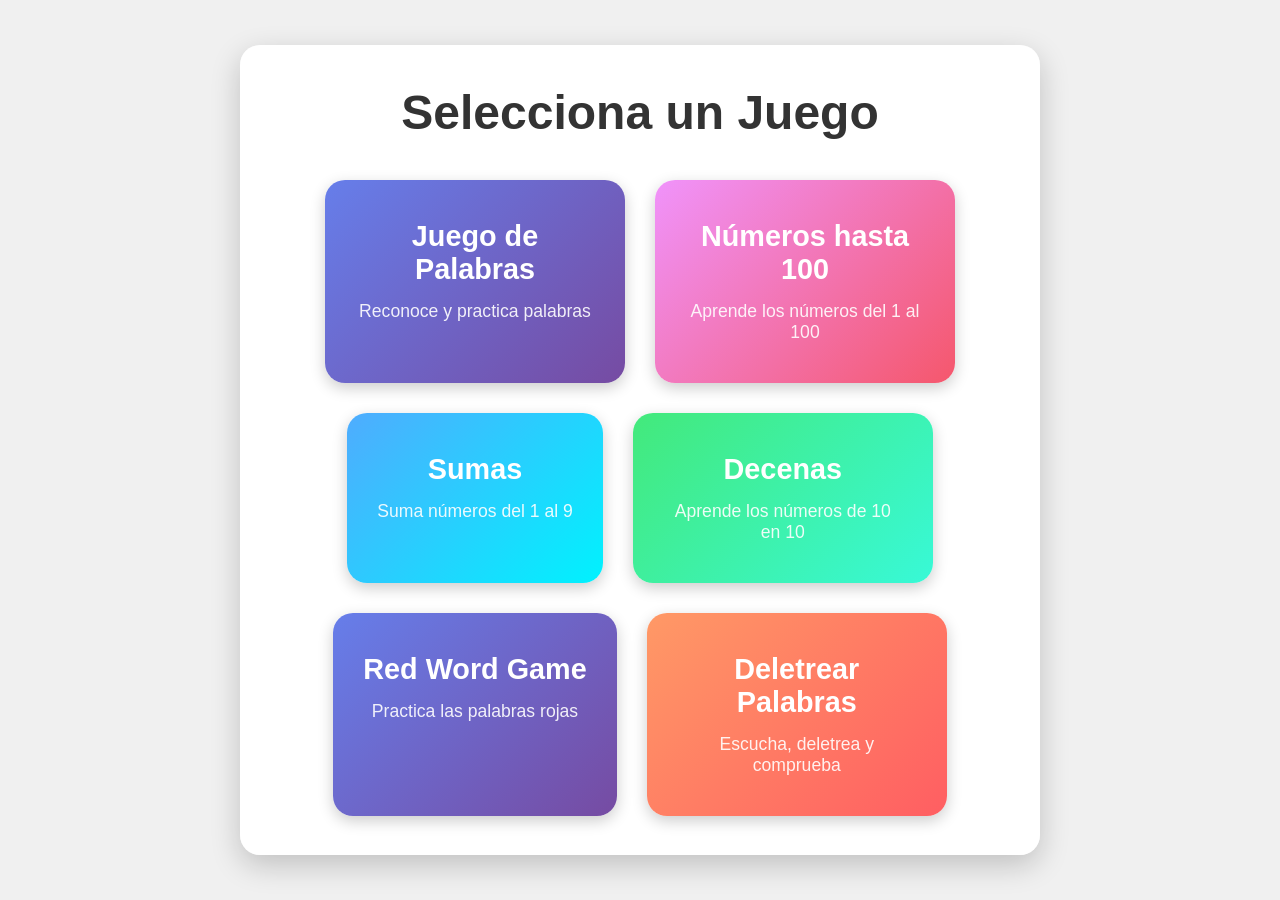
<file: index.html>
<!DOCTYPE html>
<html lang="es">
  <head>
    <meta charset="UTF-8" />
    <meta name="viewport" content="width=device-width, initial-scale=1.0" />
    <title>Juego de Reconocimiento de Palabras</title>
    <link rel="stylesheet" href="styles.css" />
  </head>
  <body>
    <div id="game-container">
      <!-- Pantalla de Selección de Juego -->
      <div id="selection-screen" class="screen active">
        <h1>Selecciona un Juego</h1>
        <div class="game-selection">
          <a href="word-game.html" class="game-card">
            <h2>Juego de Palabras</h2>
            <p>Reconoce y practica palabras</p>
          </a>
          <a href="numbers-game.html" class="game-card">
            <h2>Números hasta 100</h2>
            <p>Aprende los números del 1 al 100</p>
          </a>
          <a href="sumas-game.html" class="game-card">
            <h2>Sumas</h2>
            <p>Suma números del 1 al 9</p>
          </a>
          <a href="decenas-game.html" class="game-card">
            <h2>Decenas</h2>
            <p>Aprende los números de 10 en 10</p>
          </a>
          <a href="red-word-game.html" class="game-card">
            <h2>Red Word Game</h2>
            <p>Practica las palabras rojas</p>
          </a>
          <a href="spelling-game.html" class="game-card spelling-card">
            <h2>Deletrear Palabras</h2>
            <p>Escucha, deletrea y comprueba</p>
          </a>
        </div>
      </div>
    </div>
  </body>
</html>
</file>
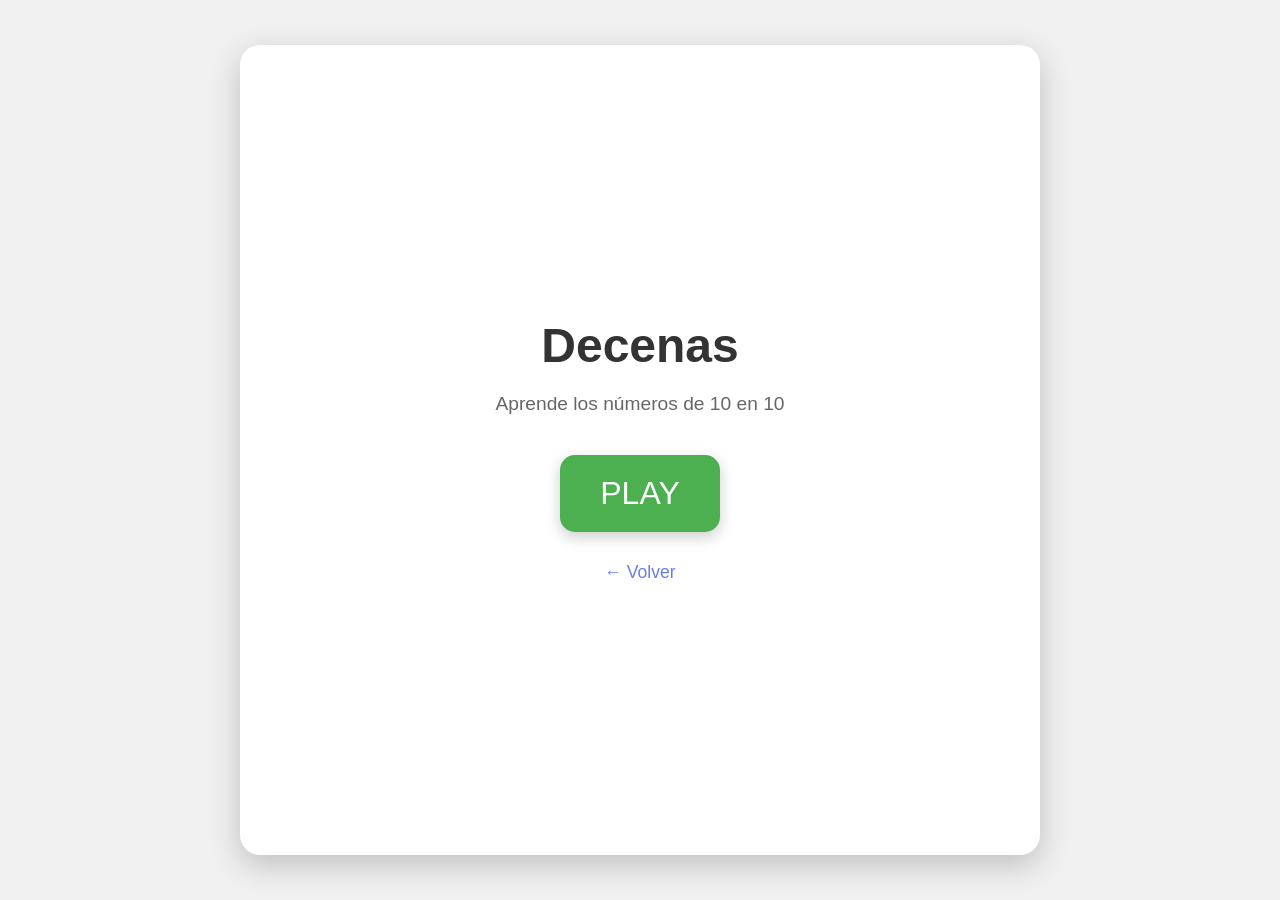
<file: decenas-game.html>
<!DOCTYPE html>
<html lang="es">
  <head>
    <meta charset="UTF-8" />
    <meta name="viewport" content="width=device-width, initial-scale=1.0" />
    <title>Decenas</title>
    <link rel="stylesheet" href="styles.css" />
  </head>
  <body>
    <div id="game-container">
      <!-- Pantalla de Inicio -->
      <div id="start-screen" class="screen active">
        <h1>Decenas</h1>
        <p>Aprende los números de 10 en 10</p>
        <button id="play-btn" class="btn-large">PLAY</button>
        <a href="index.html" class="back-link">← Volver</a>
      </div>

      <!-- Pantalla del Juego -->
      <div id="game-screen" class="screen">
        <div id="number-display">
          <span id="current-number"></span>
          <input type="number" id="number-input" class="suma-input" placeholder="?" style="display:none" />
        </div>
        <div id="game-controls">
          <button id="correct-btn" class="control-btn green-btn">✓</button>
          <button id="incorrect-btn" class="control-btn red-btn">✗</button>
        </div>
      </div>

      <!-- Pantalla de Finalización -->
      <div id="finish-screen" class="screen">
        <h1>¡FINISH!</h1>
        <p>¡Has practicado todas las decenas!</p>
        <button id="play-again-btn" class="btn-large">PLAY AGAIN</button>
        <a href="index.html" class="back-link">← Volver</a>
      </div>
    </div>

    <script src="decenas-game.js"></script>
  </body>
</html>
</file>
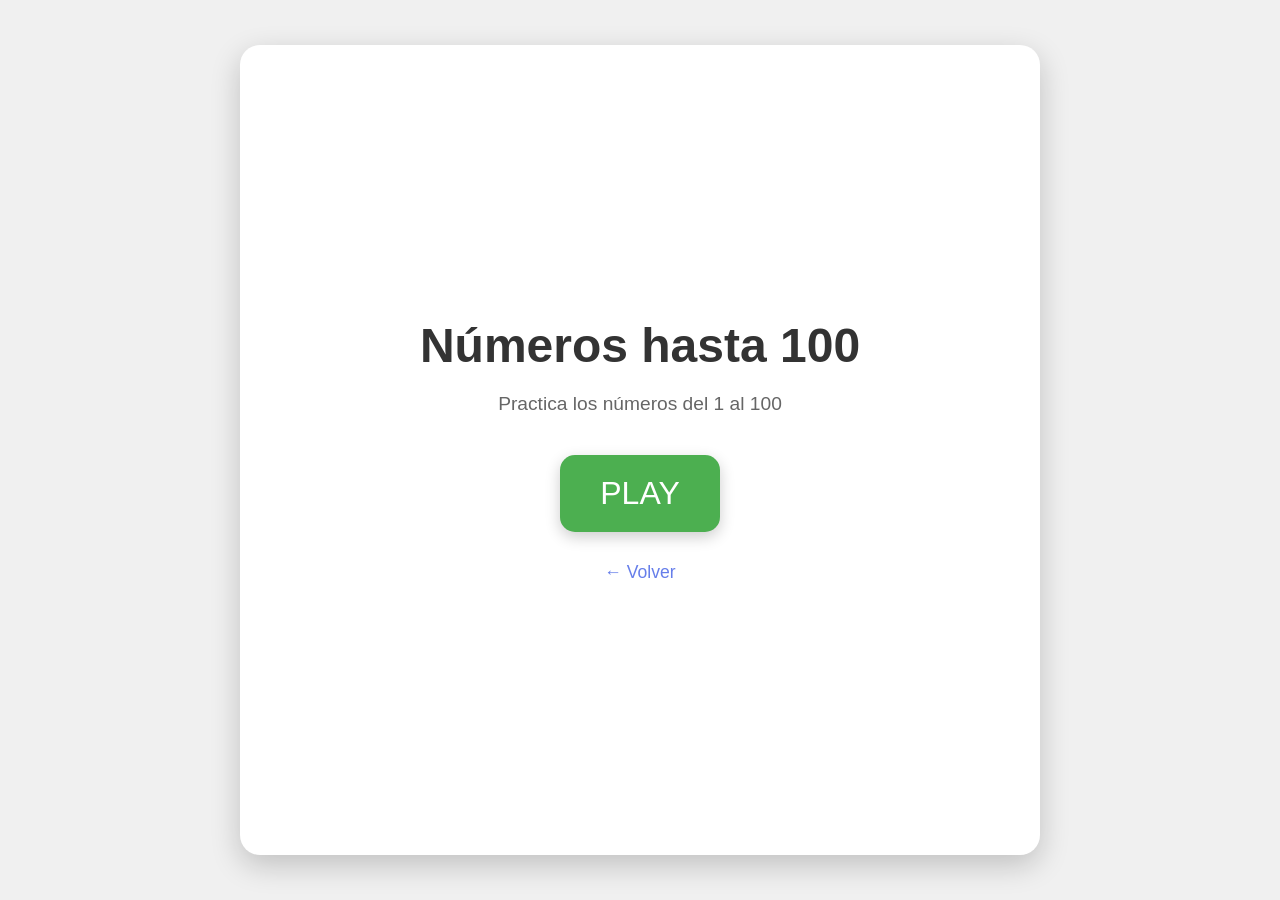
<file: numbers-game.html>
<!DOCTYPE html>
<html lang="es">
  <head>
    <meta charset="UTF-8" />
    <meta name="viewport" content="width=device-width, initial-scale=1.0" />
    <title>Números hasta 100</title>
    <link rel="stylesheet" href="styles.css" />
  </head>
  <body>
    <div id="game-container">
      <!-- Pantalla de Inicio -->
      <div id="start-screen" class="screen active">
        <h1>Números hasta 100</h1>
        <p>Practica los números del 1 al 100</p>
        <button id="play-btn" class="btn-large">PLAY</button>
        <a href="index.html" class="back-link">← Volver</a>
      </div>

      <!-- Pantalla del Juego -->
      <div id="game-screen" class="screen">
        <div id="number-display">
          <span id="current-number"></span>
          <input type="number" id="number-input" class="number-input" placeholder="?" />
        </div>

        <div id="game-controls">
          <button id="correct-btn" class="control-btn green-btn">✓</button>
          <button id="incorrect-btn" class="control-btn red-btn">✗</button>
        </div>
      </div>

      <!-- Pantalla de Finalización -->
      <div id="finish-screen" class="screen">
        <h1>¡FINISH!</h1>
        <p>¡Has llegado hasta 100!</p>
        <button id="play-again-btn" class="btn-large">PLAY AGAIN</button>
        <a href="index.html" class="back-link">← Volver</a>
      </div>
    </div>

    <script src="numbers-game.js"></script>
  </body>
</html>
</file>
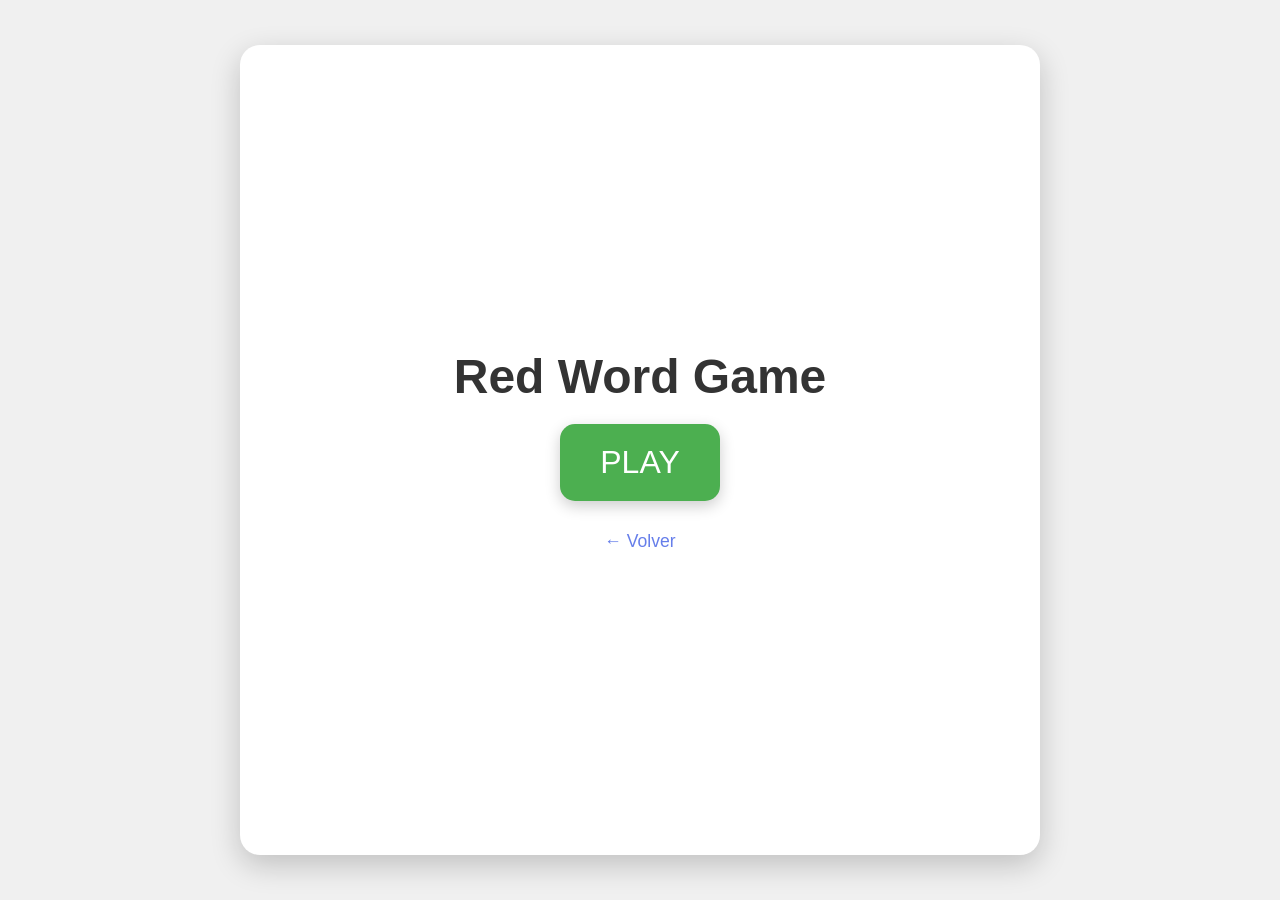
<file: red-word-game.html>
<!DOCTYPE html>
<html lang="es">
  <head>
    <meta charset="UTF-8" />
    <meta name="viewport" content="width=device-width, initial-scale=1.0" />
    <title>Red Word Game</title>
    <link rel="stylesheet" href="styles.css" />
  </head>
  <body>
    <div id="game-container">
      <!-- Pantalla de Inicio -->
      <div id="start-screen" class="screen active">
        <h1>Red Word Game</h1>
        <button id="play-btn" class="btn-large">PLAY</button>
        <a href="index.html" class="back-link">← Volver</a>
      </div>

      <!-- Pantalla del Juego -->
      <div id="game-screen" class="screen">
        <div id="word-display">
          <span id="current-word"></span>
        </div>

        <div id="listen-control">
          <button id="listen-btn" class="control-btn listen-btn">🔊</button>
        </div>

        <div id="game-controls">
          <button id="correct-btn" class="control-btn green-btn">✓</button>
          <button id="incorrect-btn" class="control-btn red-btn">✗</button>
        </div>
      </div>

      <!-- Pantalla de Finalización -->
      <div id="finish-screen" class="screen">
        <h1>¡FINISH!</h1>
        <p>¡Has completado todas las palabras!</p>
        <button id="play-again-btn" class="btn-large">PLAY AGAIN</button>
        <a href="index.html" class="back-link">← Volver</a>
      </div>
    </div>

    <script src="red-word-game.js"></script>
  </body>
</html>
</file>
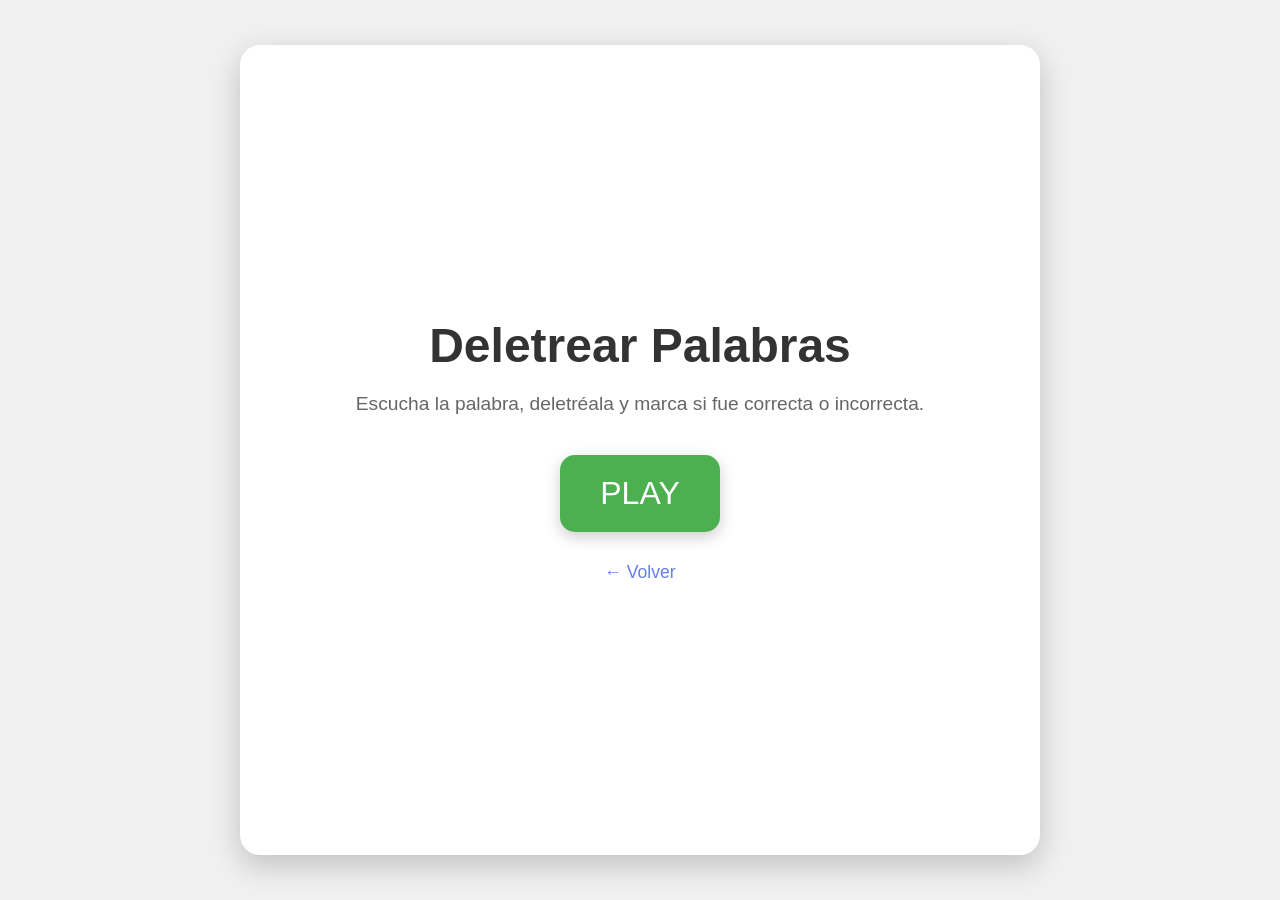
<file: spelling-game.html>
<!DOCTYPE html>
<html lang="es">
  <head>
    <meta charset="UTF-8" />
    <meta name="viewport" content="width=device-width, initial-scale=1.0" />
    <title>Deletrear Palabras</title>
    <link rel="stylesheet" href="styles.css" />
  </head>
  <body>
    <main id="game-container">
      <section id="start-screen" class="screen active">
        <h1>Deletrear Palabras</h1>
        <p>Escucha la palabra, deletréala y marca si fue correcta o incorrecta.</p>
        <button id="play-btn" class="btn-large">PLAY</button>
        <a href="index.html" class="back-link">← Volver</a>
      </section>

      <section id="game-screen" class="screen spelling-screen">
        <p id="progress" class="spelling-progress"></p>
        <p id="instruction" class="spelling-instruction">Escucha y deletrea la palabra</p>
        <button id="listen-btn" class="control-btn spelling-listen-btn" aria-label="Escuchar la palabra otra vez">🔊</button>
        <div id="spelling-answer" class="spelling-answer" aria-live="polite"></div>
        <div id="spelling-controls" class="spelling-controls">
          <button id="correct-btn" class="control-btn green-btn" aria-label="Correcto">✓</button>
          <button id="incorrect-btn" class="control-btn red-btn" aria-label="Incorrecto">✗</button>
        </div>
      </section>

      <section id="finish-screen" class="screen">
        <h1>¡FINISH!</h1>
        <p>¡Has deletreado todas las palabras!</p>
        <button id="play-again-btn" class="btn-large">PLAY AGAIN</button>
        <a href="index.html" class="back-link">← Volver</a>
      </section>
    </main>

    <script src="spelling-game.js"></script>
  </body>
</html>
</file>
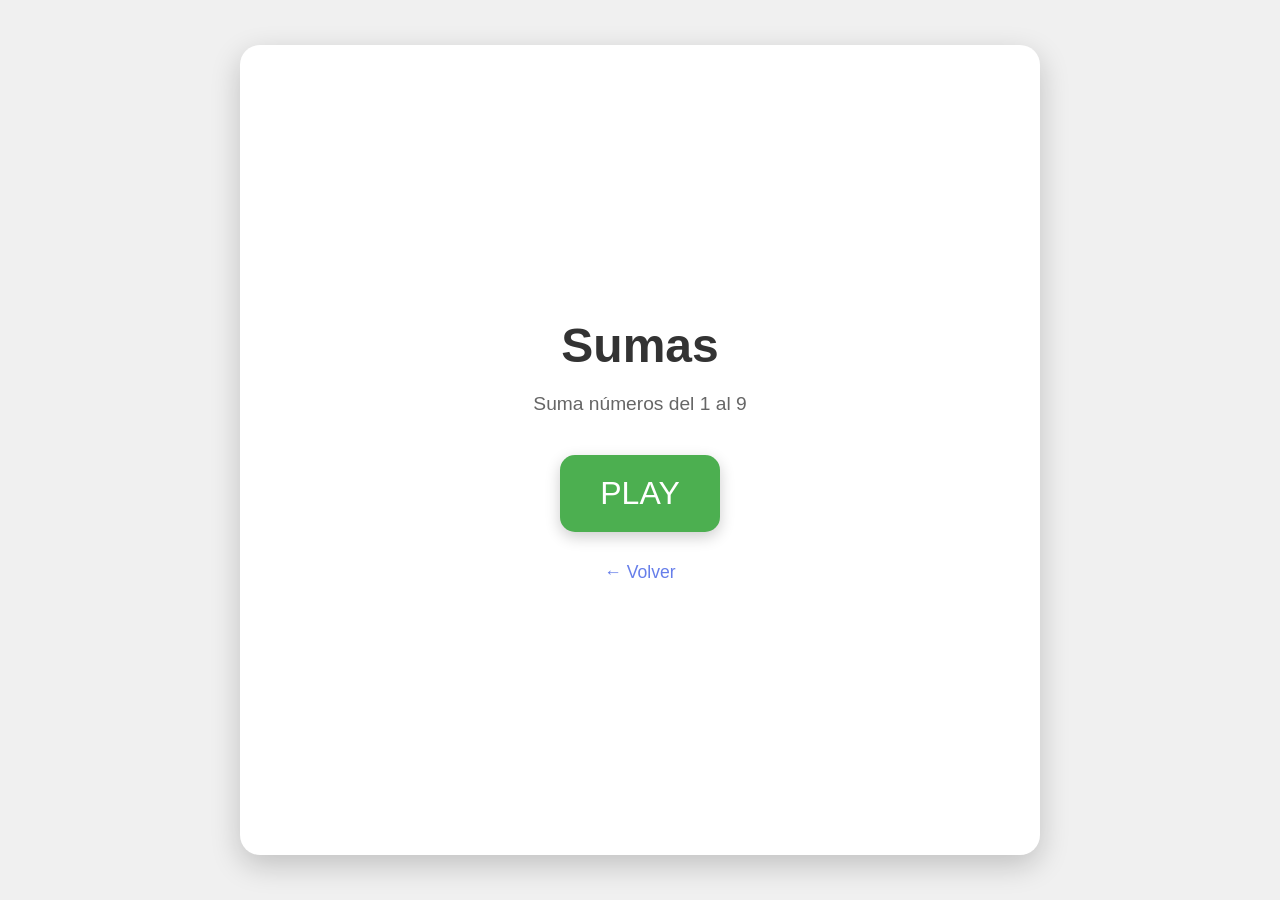
<file: sumas-game.html>
<!DOCTYPE html>
<html lang="es">
  <head>
    <meta charset="UTF-8" />
    <meta name="viewport" content="width=device-width, initial-scale=1.0" />
    <title>Sumas de 1 Dígito</title>
    <link rel="stylesheet" href="styles.css" />
  </head>
  <body>
    <div id="game-container">
      <!-- Pantalla de Inicio -->
      <div id="start-screen" class="screen active">
        <h1>Sumas</h1>
        <p>Suma números del 1 al 9</p>
        <button id="play-btn" class="btn-large">PLAY</button>
        <a href="index.html" class="back-link">← Volver</a>
      </div>

      <!-- Pantalla del Juego -->
      <div id="game-screen" class="screen">
        <div id="suma-display">
          <span id="suma-text"></span>
          <input type="number" id="suma-input" class="suma-input" placeholder="?" min="0" max="18" />
        </div>
        <div id="game-controls">
          <button id="check-btn" class="control-btn green-btn">✓</button>
          <button id="wrong-btn" class="control-btn red-btn">✗</button>
        </div>
      </div>

      <!-- Pantalla de Finalización -->
      <div id="finish-screen" class="screen">
        <h1>¡FINISH!</h1>
        <p id="finish-score"></p>
        <button id="play-again-btn" class="btn-large">PLAY AGAIN</button>
        <a href="index.html" class="back-link">← Volver</a>
      </div>
    </div>

    <script src="sumas-game.js"></script>
  </body>
</html>
</file>
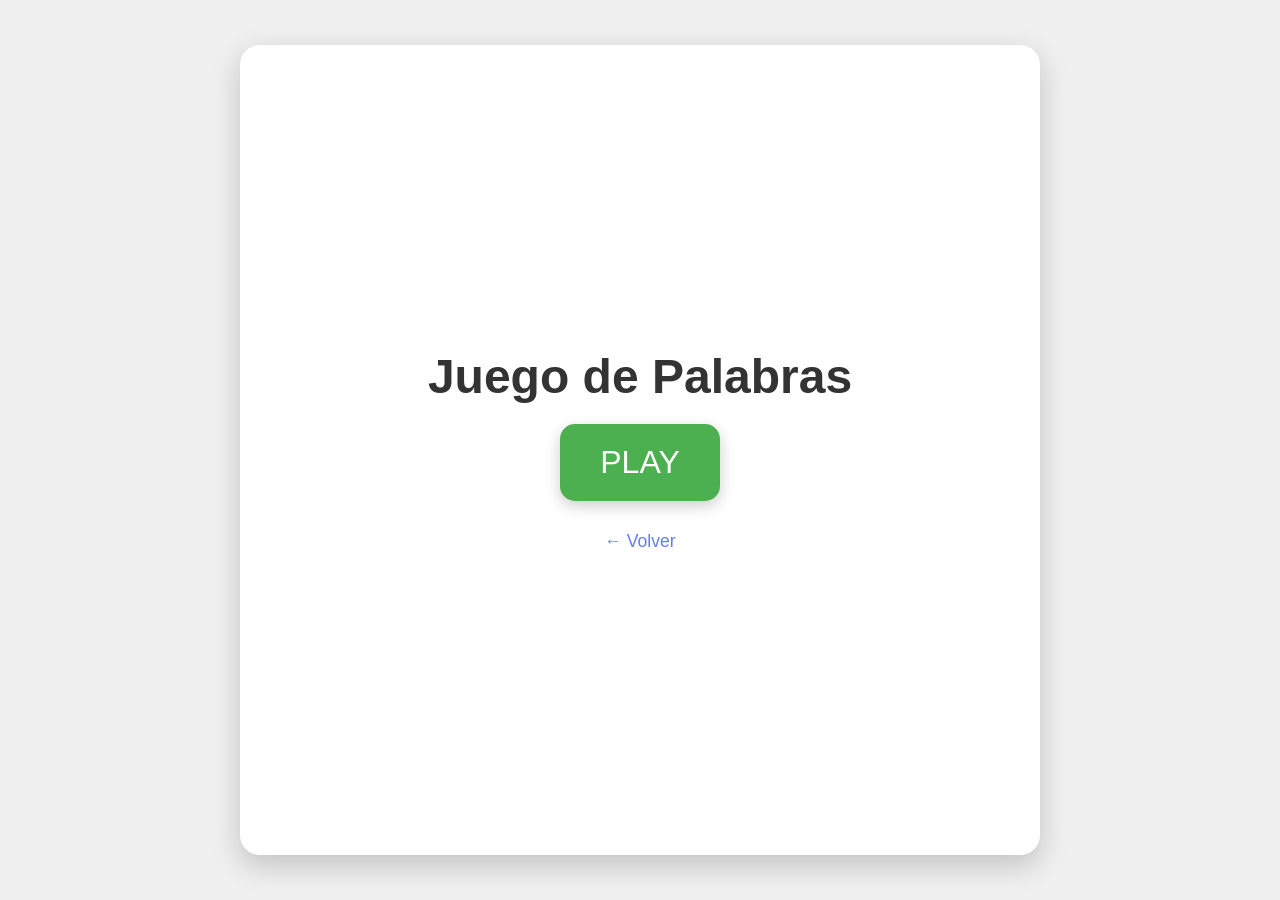
<file: word-game.html>
<!DOCTYPE html>
<html lang="es">
  <head>
    <meta charset="UTF-8" />
    <meta name="viewport" content="width=device-width, initial-scale=1.0" />
    <title>Juego de Palabras</title>
    <link rel="stylesheet" href="styles.css" />
  </head>
  <body>
    <div id="game-container">
      <!-- Pantalla de Inicio -->
      <div id="start-screen" class="screen active">
        <h1>Juego de Palabras</h1>
        <button id="play-btn" class="btn-large">PLAY</button>
        <a href="index.html" class="back-link">← Volver</a>
      </div>

      <!-- Pantalla del Juego -->
      <div id="game-screen" class="screen">
        <div id="word-display">
          <span id="current-word"></span>
        </div>

        <div id="listen-control">
          <button id="listen-btn" class="control-btn listen-btn">🔊</button>
        </div>

        <div id="game-controls">
          <button id="correct-btn" class="control-btn green-btn">✓</button>
          <button id="incorrect-btn" class="control-btn red-btn">✗</button>
        </div>
      </div>

      <!-- Pantalla de Finalización -->
      <div id="finish-screen" class="screen">
        <h1>¡FINISH!</h1>
        <p>¡Has completado todas las palabras!</p>
        <button id="play-again-btn" class="btn-large">PLAY AGAIN</button>
        <a href="index.html" class="back-link">← Volver</a>
      </div>
    </div>

    <script src="script.js"></script>
  </body>
</html>
</file>
<file: styles.css>
* {
    margin: 0;
    padding: 0;
    box-sizing: border-box;
}

body {
    font-family: 'Arial', sans-serif;
    background-color: #f0f0f0;
    height: 100vh;
    display: flex;
    justify-content: center;
    align-items: center;
    transition: background-color 0.5s ease;
}

#game-container {
    width: 90%;
    max-width: 800px;
    height: 90vh;
    background: white;
    border-radius: 20px;
    box-shadow: 0 10px 30px rgba(0, 0, 0, 0.2);
    overflow: auto;
    position: relative;
}

.screen {
    display: none;
    width: 100%;
    min-height: 100%;
    padding: 40px;
    text-align: center;
    flex-direction: column;
    justify-content: center;
    align-items: center;
}

.screen.active {
    display: flex;
}

/* Pantalla de Selección de Juego */
#selection-screen h1 {
    font-size: 3rem;
    color: #333;
    margin-bottom: 40px;
}

.game-selection {
    display: flex;
    gap: 30px;
    flex-wrap: wrap;
    justify-content: center;
    width: 100%;
}

.game-card {
    background: linear-gradient(135deg, #667eea 0%, #764ba2 100%);
    color: white;
    padding: 40px 30px;
    border-radius: 20px;
    min-width: 250px;
    max-width: 300px;
    text-decoration: none;
    transition: all 0.3s ease;
    box-shadow: 0 5px 15px rgba(0, 0, 0, 0.2);
    cursor: pointer;
}

.game-card:hover {
    transform: translateY(-5px);
    box-shadow: 0 10px 25px rgba(0, 0, 0, 0.3);
}

.game-card:nth-child(2) {
    background: linear-gradient(135deg, #f093fb 0%, #f5576c 100%);
}

.game-card:nth-child(3) {
    background: linear-gradient(135deg, #4facfe 0%, #00f2fe 100%);
}

.game-card:nth-child(4) {
    background: linear-gradient(135deg, #43e97b 0%, #38f9d7 100%);
}

.game-card.spelling-card {
    background: linear-gradient(135deg, #ff9966 0%, #ff5e62 100%);
}

.game-card h2 {
    font-size: 1.8rem;
    margin-bottom: 15px;
}

.game-card p {
    font-size: 1.1rem;
    opacity: 0.9;
}

/* Pantalla de Inicio */
#start-screen h1 {
    font-size: 3rem;
    color: #333;
    margin-bottom: 20px;
}

#start-screen p {
    font-size: 1.2rem;
    color: #666;
    margin-bottom: 40px;
}

.back-link {
    margin-top: 30px;
    color: #667eea;
    text-decoration: none;
    font-size: 1.1rem;
    transition: all 0.3s ease;
}

.back-link:hover {
    color: #764ba2;
    text-decoration: underline;
}

.btn-large {
    font-size: 2rem;
    padding: 20px 40px;
    background: #4CAF50;
    color: white;
    border: none;
    border-radius: 15px;
    cursor: pointer;
    transition: all 0.3s ease;
    box-shadow: 0 5px 15px rgba(0, 0, 0, 0.2);
}

.btn-large:hover {
    background: #45a049;
    transform: translateY(-2px);
    box-shadow: 0 7px 20px rgba(0, 0, 0, 0.3);
}

.btn-large:active {
    transform: translateY(0);
}

/* Pantalla del Juego */
#word-display {
    flex: 1;
    display: flex;
    justify-content: center;
    align-items: center;
    margin-bottom: 40px;
}

#current-word {
    font-size: 6rem;
    font-weight: bold;
    text-transform: lowercase;
    transition: all 0.3s ease;
}

.black-word {
    color: black;
}

.red-word {
    color: red;
}

#game-controls {
    display: flex;
    gap: 60px;
    justify-content: center;
    margin-bottom: 40px;
}

.control-btn {
    width: 120px;
    height: 120px;
    border: none;
    border-radius: 50%;
    font-size: 3rem;
    cursor: pointer;
    transition: all 0.3s ease;
    box-shadow: 0 5px 15px rgba(0, 0, 0, 0.2);
}

.green-btn {
    background: #4CAF50;
    color: white;
}

.green-btn:hover {
    background: #45a049;
    transform: scale(1.1);
}

.red-btn {
    background: #f44336;
    color: white;
}

.red-btn:hover {
    background: #da190b;
    transform: scale(1.1);
}

.control-btn:active {
    transform: scale(0.95);
}

/* Pantalla de Finalización */
#finish-screen h1 {
    font-size: 4rem;
    color: #4CAF50;
    margin-bottom: 20px;
}

#finish-screen p {
    font-size: 1.5rem;
    color: #666;
    margin-bottom: 40px;
}

/* Efectos de Retroalimentación */
.correct-feedback {
    background-color: #4CAF50 !important;
}

.incorrect-feedback {
    background-color: #f44336 !important;
}

.feedback-active {
    transition: background-color 0.1s ease;
}

/* Juego de Deletrear */
.spelling-screen {
    gap: 24px;
}

.spelling-instruction {
    color: #555;
    font-size: 1.35rem;
}

.spelling-progress {
    color: #777;
    font-size: 1.05rem;
    font-weight: bold;
}

.spelling-listen-btn {
    background: #667eea;
    color: white;
}

.spelling-listen-btn:hover {
    background: #526ad1;
    transform: scale(1.08);
}

.spelling-answer {
    min-height: 110px;
    font-size: 5rem;
    font-weight: bold;
    color: #222;
    text-transform: lowercase;
    display: flex;
    align-items: center;
}

.spelling-controls[hidden] {
    display: none;
}

.spelling-controls {
    display: flex;
    gap: 60px;
}

@media (max-width: 480px) {
    .spelling-answer { font-size: 3.5rem; }
    .spelling-controls { gap: 30px; }
}

/* Juego de Sumas */
#suma-display {
    flex: 1;
    display: flex;
    flex-direction: column;
    justify-content: center;
    align-items: center;
    gap: 30px;
    margin-bottom: 40px;
}

#suma-text {
    font-size: 8rem;
    font-weight: bold;
    color: #4facfe;
}

.suma-input {
    font-size: 8rem;
    font-weight: bold;
    color: #333;
    border: 15px solid #4facfe;
    border-radius: 30px;
    padding: 20px 40px;
    text-align: center;
    width: 300px;
    outline: none;
    transition: border-color 0.3s ease;
}

.suma-input:focus {
    border-color: #00f2fe;
    box-shadow: 0 0 20px rgba(79, 172, 254, 0.3);
}

@media (max-width: 768px) {
    #suma-text { font-size: 6rem; }
    .suma-input { font-size: 6rem; width: 250px; }
}

@media (max-width: 480px) {
    #suma-text { font-size: 4rem; }
    .suma-input { font-size: 4rem; width: 180px; padding: 15px 20px; border-width: 8px; }
}

/* Juego de Números */
#number-display {
    flex: 1;
    display: flex;
    justify-content: center;
    align-items: center;
    margin-bottom: 40px;
}

#current-number {
    font-size: 40rem;
    font-weight: bold;
    color: #667eea;
    transition: all 0.3s ease;
}

.number-input {
    display: none;
    font-size: 30rem;
    font-weight: bold;
    color: #333;
    border: 15px solid #667eea;
    border-radius: 30px;
    padding: 40px 80px;
    text-align: center;
    width: 800px;
    max-width: 90%;
    outline: none;
    transition: all 0.3s ease;
}

.number-input:focus {
    border-color: #764ba2;
    box-shadow: 0 0 20px rgba(102, 126, 234, 0.3);
}

.blue-btn {
    background: #667eea;
    color: white;
    width: 200px;
    height: 80px;
    font-size: 1.5rem;
    font-weight: bold;
    border-radius: 15px;
}

.blue-btn:hover {
    background: #764ba2;
    transform: scale(1.05);
}

/* Responsivo */
@media (max-width: 768px) {
    #current-word {
        font-size: 4rem;
    }

    #current-number {
        font-size: 30rem;
    }

    .number-input {
        font-size: 20rem;
        width: 600px;
    }

    .control-btn {
        width: 100px;
        height: 100px;
        font-size: 2.5rem;
    }

    .blue-btn {
        width: 160px;
        height: 70px;
        font-size: 1.3rem;
    }

    .game-card {
        min-width: 200px;
    }

    #game-controls {
        gap: 40px;
    }

    #start-screen h1, #finish-screen h1, #selection-screen h1 {
        font-size: 2.5rem;
    }
}

@media (max-width: 480px) {
    #current-word {
        font-size: 3rem;
    }

    #current-number {
        font-size: 20rem;
    }

    .number-input {
        font-size: 15rem;
        width: 400px;
        padding: 30px 60px;
    }

    .control-btn {
        width: 80px;
        height: 80px;
        font-size: 2rem;
    }

    .blue-btn {
        width: 140px;
        height: 60px;
        font-size: 1.1rem;
    }

    .game-card {
        min-width: 100%;
        padding: 30px 20px;
    }

    #game-controls {
        gap: 30px;
    }
}
</file>
